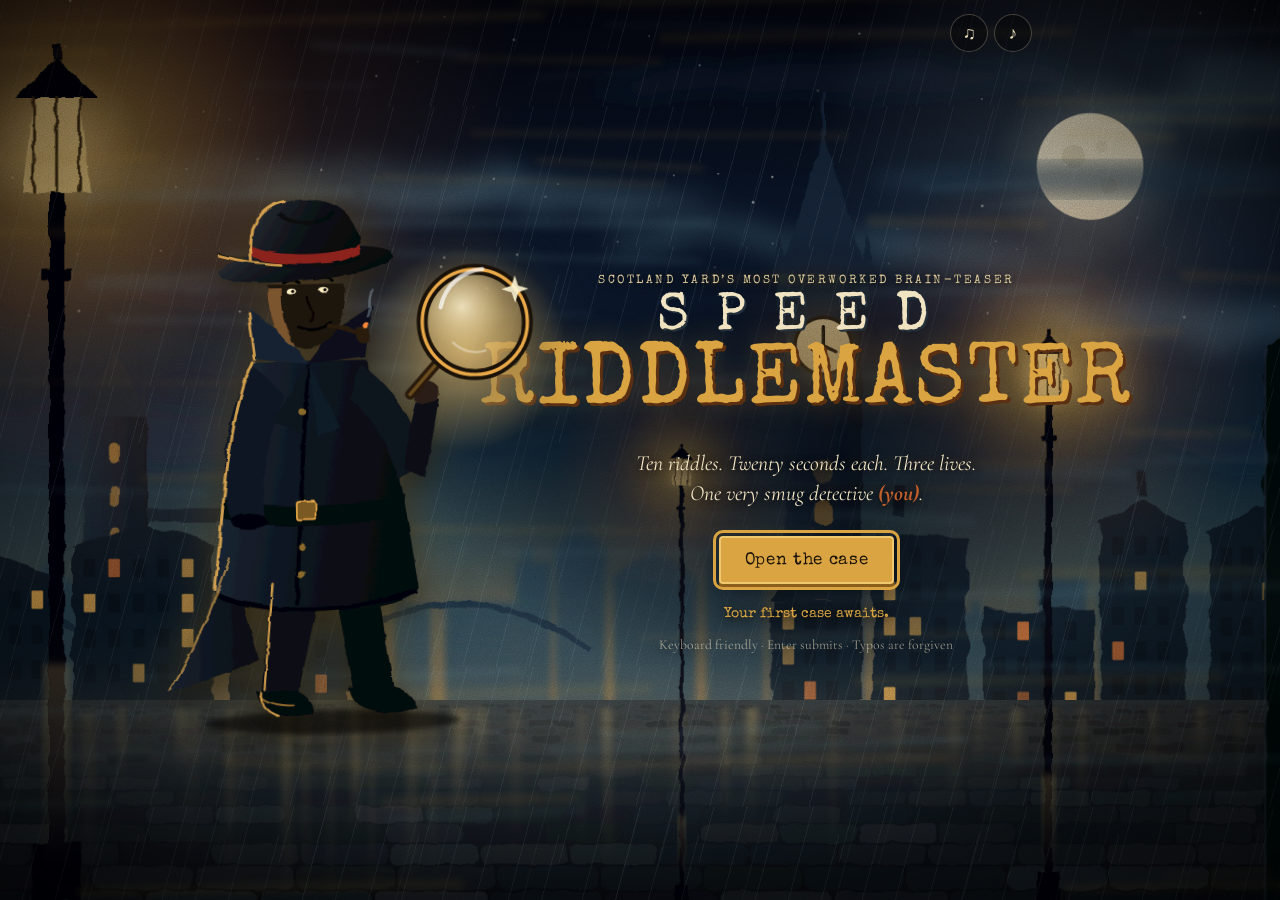
<file: index.html>
<!DOCTYPE html>
<html lang="en">
<head>
  <meta charset="utf-8">
  <meta name="viewport" content="width=device-width, initial-scale=1">
  <title>Speed Riddlemaster</title>
  <meta http-equiv="refresh" content="0; url=speed-riddlemaster/">
  <link rel="canonical" href="speed-riddlemaster/">
</head>
<body>
  <p>Opening <a href="speed-riddlemaster/">Speed Riddlemaster</a>…</p>
</body>
</html>
</file>
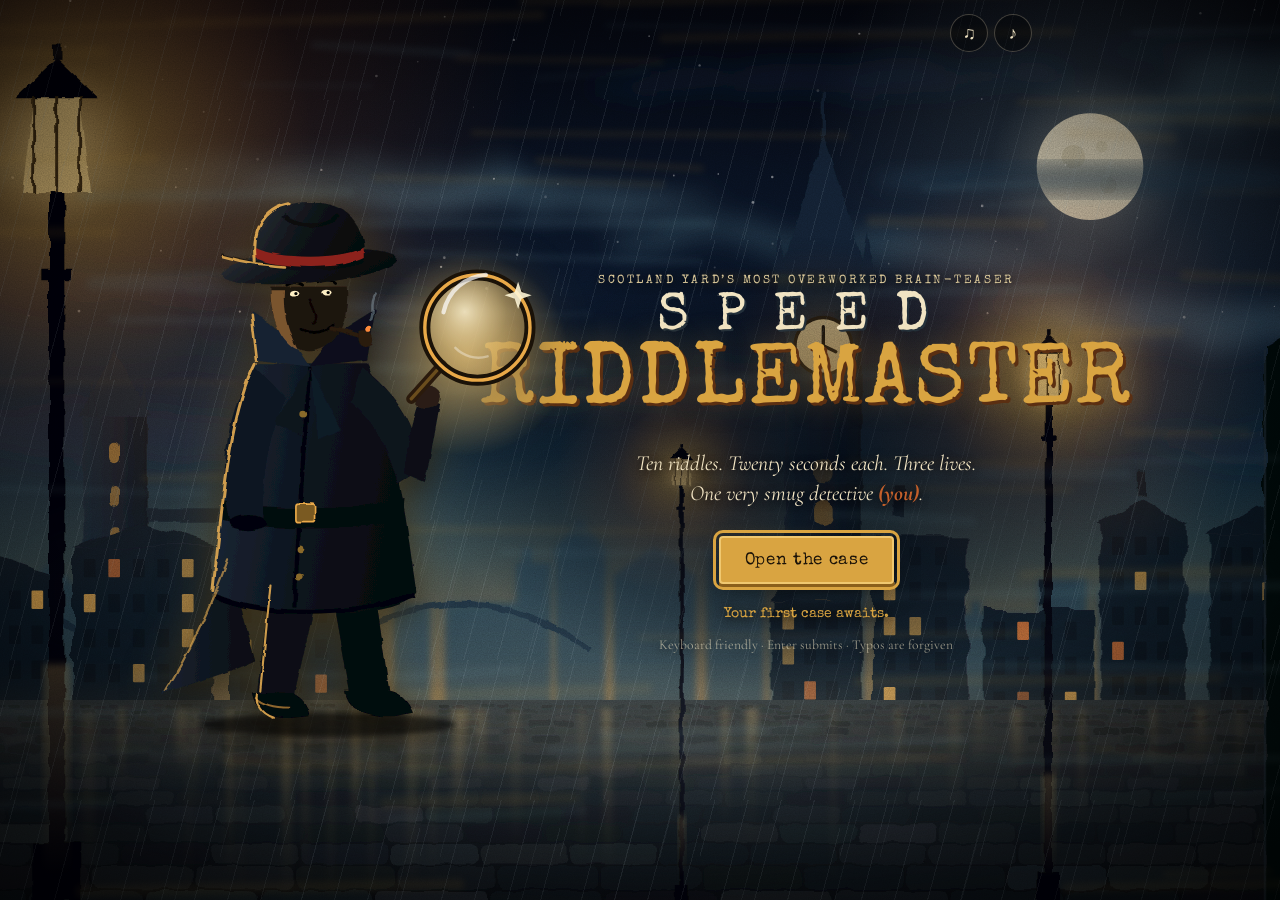
<file: speed-riddlemaster/index.html>
<!DOCTYPE html>
<html lang="en">
<head>
  <meta charset="utf-8">
  <meta name="viewport" content="width=device-width, initial-scale=1, viewport-fit=cover">
  <title>Speed Riddlemaster</title>
  <meta name="description" content="Ten riddles. Twenty seconds each. Three lives. One very smug detective (you).">
  <meta name="theme-color" content="#0d1420">
  <link rel="icon" type="image/svg+xml" href="assets/favicon.svg">
  <link rel="preconnect" href="https://fonts.googleapis.com">
  <link rel="preconnect" href="https://fonts.gstatic.com" crossorigin>
  <link href="https://fonts.googleapis.com/css2?family=Cormorant+Garamond:ital,wght@0,500;0,700;1,500&family=Special+Elite&display=swap" rel="stylesheet">
  <link rel="stylesheet" href="css/style.css">
</head>
<body>
  <!-- icons -->
  <svg width="0" height="0" style="position:absolute" aria-hidden="true">
    <defs>
      <symbol id="ico-lens" viewBox="0 0 48 48">
        <circle cx="19" cy="19" r="13" fill="currentColor" opacity=".18"/>
        <circle cx="19" cy="19" r="13" fill="none" stroke="currentColor" stroke-width="4.5"/>
        <path d="M11 15a9 9 0 0 1 7-6" fill="none" stroke="#fff" stroke-width="2.4" stroke-linecap="round" opacity=".7"/>
        <path d="M29 29l13 13" stroke="currentColor" stroke-width="6" stroke-linecap="round"/>
      </symbol>
      <symbol id="ico-lens-x" viewBox="0 0 48 48">
        <circle cx="19" cy="19" r="13" fill="none" stroke="currentColor" stroke-width="4.5"/>
        <path d="M9 12l8 7-4 8 9 4M17 19l11-3M17 19l3-9" fill="none" stroke="currentColor" stroke-width="2" stroke-linecap="round" stroke-linejoin="round"/>
        <path d="M29 29l13 13" stroke="currentColor" stroke-width="6" stroke-linecap="round"/>
      </symbol>
      <!-- detective rank glyphs (drawn in a medallion by CSS) -->
      <symbol id="rk0" viewBox="0 0 64 64"><path d="M8 36a24 24 0 0 1 48 0c-4-5-8-5-12 0-4-5-8-5-12 0-4-5-8-5-12 0-4-5-8-5-12 0z" fill="currentColor"/><path d="M32 36v16a5 5 0 0 0 10 0" fill="none" stroke="currentColor" stroke-width="4" stroke-linecap="round"/><path d="M32 12v-4" stroke="currentColor" stroke-width="4" stroke-linecap="round"/></symbol>
      <symbol id="rk1" viewBox="0 0 64 64"><path d="M16 14c6-2 12 2 11 11-1 8-2 11-5 12-5 1-9-5-8-12z" fill="currentColor"/><rect x="15" y="42" width="12" height="8" rx="3" fill="currentColor"/><path d="M40 20c6-2 12 2 11 11-1 8-2 11-5 12-5 1-9-5-8-12z" fill="currentColor"/><rect x="39" y="48" width="12" height="8" rx="3" fill="currentColor" opacity=".85"/></symbol>
      <symbol id="rk2" viewBox="0 0 64 64"><circle cx="27" cy="27" r="17" fill="none" stroke="currentColor" stroke-width="6"/><path d="M40 40l16 16" stroke="currentColor" stroke-width="8" stroke-linecap="round"/><path d="M17 22a11 11 0 0 1 8-8" fill="none" stroke="currentColor" stroke-width="3" stroke-linecap="round" opacity=".6"/></symbol>
      <symbol id="rk3" viewBox="0 0 64 64"><path d="M32 6l22 8v20c0 14-10 22-22 26C20 56 10 48 10 34V14z" fill="currentColor"/><path d="M32 22l4.4 9 9.8 1.4-7.1 6.9 1.7 9.8L32 44.5l-8.8 4.6 1.7-9.8-7.1-6.9 9.8-1.4z" fill="#0000" stroke="#f1e4c3" stroke-width="2"/></symbol>
      <symbol id="rk4" viewBox="0 0 64 64"><path d="M32 4l24 9v22c0 14-11 22-24 26C19 57 8 49 8 35V13z" fill="currentColor"/><path d="M32 18l5 10.5 11.5 1.7-8.3 8.1 2 11.4L32 44.3l-10.2 5.4 2-11.4-8.3-8.1 11.5-1.7z" fill="#f1e4c3"/></symbol>
      <symbol id="rk5" viewBox="0 0 64 64"><path d="M6 44c0-4 11-7 26-7s26 3 26 7-11 8-26 8S6 48 6 44z" fill="currentColor"/><path d="M16 40c-1-14 4-22 16-22s17 8 16 22c-5 3-27 3-32 0z" fill="currentColor"/><path d="M16 36c5 2.5 27 2.5 32 0" stroke="#a8201a" stroke-width="4" fill="none"/><path d="M32 2l3 6 7 1-5 5 1 7-6-3-6 3 1-7-5-5 7-1z" fill="#ffe3a0"/></symbol>
      <symbol id="ico-hat" viewBox="0 0 120 70">
        <path d="M6 54c0-6 24-10 54-10s54 4 54 10-24 12-54 12S6 60 6 54z" fill="currentColor"/>
        <path d="M30 46c-2-22 6-38 30-38s32 16 30 38c-8 4-52 4-60 0z" fill="currentColor"/>
        <path d="M31 40c10 4 48 4 58 0" fill="none" stroke="var(--blood)" stroke-width="6"/>
        <path d="M44 14c4 8 28 8 32 0" fill="none" stroke="#000" stroke-opacity=".35" stroke-width="3"/>
      </symbol>
    </defs>
  </svg>

  <div class="scene" aria-hidden="true">
    <div class="art"></div>
    <div class="dawn"></div>
    <div class="fog fog-a"></div>
    <div class="fog fog-b"></div>
    <div class="rain"></div>
    <div class="grain"></div>
    <div class="vignette"></div>
  </div>

  <header class="hud" id="hud" hidden>
    <div class="lives" id="lives" role="img" aria-label="3 lives left"></div>
    <div class="progress" id="progress">Case file 1 / 10</div>
    <div class="score"><span class="lbl">Score</span> <span id="score">0</span></div>
    <div class="audio-btns">
      <button class="icon-btn" id="music-btn" type="button" aria-pressed="true" title="Toggle music">
        <span id="music-ico" aria-hidden="true">♫</span><span class="sr">Music</span>
      </button>
      <button class="icon-btn" id="sound-btn" type="button" aria-pressed="true" title="Toggle sound effects">
        <span id="sound-ico" aria-hidden="true">♪</span><span class="sr">Sound effects</span>
      </button>
    </div>
  </header>

  <main id="main">

    <!-- TITLE -->
    <section class="screen" id="screen-title" aria-labelledby="title-h">
      <div class="title-card">
        <img class="hero" src="assets/detective.svg" alt="A smug detective in a trench coat and fedora, holding up a glowing magnifying glass." width="520" height="660">
        <div class="title-text">
          <p class="eyebrow">Scotland Yard’s most overworked brain-teaser</p>
          <h1 id="title-h"><span>Speed</span> Riddlemaster</h1>
          <p class="tagline">Ten riddles. Twenty seconds each. Three lives.<br>One very smug detective <em>(you)</em>.</p>
          <button class="btn btn-primary" id="btn-open" type="button">Open the case</button>
          <p class="best" id="best-line"></p>
          <p class="fineprint">Keyboard friendly · Enter submits · Typos are forgiven</p>
        </div>
      </div>
    </section>

    <!-- BRIEFING -->
    <section class="screen" id="screen-brief" aria-labelledby="brief-h" hidden>
      <div class="paper brief">
        <p class="stamp-label">Confidential · For your eyes only</p>
        <h2 id="brief-h">The Briefing</h2>
        <p class="narr"><span class="skill s-authority">Authority</span> Listen up, Detective. The fog is thick and the culprits are clever.</p>
        <ul class="rules">
          <li><b>10</b> riddles in the case file, each with a <b>one-word</b> answer.</li>
          <li>You have <b>20 seconds</b> per riddle. Don’t dawdle.</li>
          <li>You have <b>3 lives</b>. A wrong answer or a blown clock costs one.</li>
          <li>Lose a life and you’ll be <b>resurrected</b>. Lose them all and you’ll be <b>found</b>.</li>
          <li>Typos are forgiven. Honestly, we’re not monsters.</li>
        </ul>
        <button class="btn btn-primary" id="btn-begin" type="button">Begin the investigation</button>
      </div>
    </section>

    <!-- RIDDLE -->
    <section class="screen" id="screen-riddle" aria-labelledby="riddle-label" hidden>
      <article class="paper case" id="case-card">
        <div class="case-top">
          <p class="stamp-label" id="riddle-label">Case file <span id="case-no">No. 1</span></p>
          <div class="clock" id="clock" role="timer" aria-label="Time left">
            <svg viewBox="0 0 100 100" aria-hidden="true">
              <circle class="clock-bg" cx="50" cy="50" r="44"/>
              <circle class="clock-fg" id="clock-ring" cx="50" cy="50" r="44" transform="rotate(-90 50 50)"/>
            </svg>
            <span class="clock-num" id="clock-num">20</span>
          </div>
        </div>

        <p class="riddle-text" id="riddle-text"></p>

        <form id="answer-form" autocomplete="off" novalidate>
          <label class="sr" for="answer">Your one-word answer</label>
          <div class="field">
            <input id="answer" name="answer" type="text" inputmode="text" enterkeyhint="send"
                   autocomplete="off" autocapitalize="none" autocorrect="off" spellcheck="false"
                   placeholder="Your one-word deduction…" maxlength="40">
            <button class="btn btn-primary" id="btn-submit" type="submit">Accuse!</button>
          </div>
          <p class="nudge" id="nudge" role="status" aria-live="polite"></p>
        </form>

        <div class="feedback" id="feedback" hidden aria-live="assertive">
          <div class="stamp" id="fb-stamp">SOLVED</div>
          <p class="fb-line" id="fb-line"></p>
          <p class="fb-answer">The answer was <strong id="fb-answer"></strong></p>
          <p class="fb-quip" id="fb-quip"></p>
          <p class="fb-points" id="fb-points"></p>
          <button class="btn btn-primary" id="btn-next" type="button">Next case</button>
        </div>
      </article>
    </section>

    <!-- RESURRECTION -->
    <section class="screen" id="screen-resurrect" aria-labelledby="res-h" hidden>
      <div class="paper centered res">
        <p class="stamp-label">Medical report: inconclusive</p>
        <img class="spot" src="assets/spot-res.svg" alt="" width="360" height="200">
        <h2 id="res-h">You have died.</h2>
        <p class="res-line" id="res-line"></p>
        <p class="res-lives" id="res-lives"></p>
        <button class="btn btn-primary" id="btn-resume" type="button">Back to work</button>
      </div>
    </section>

    <!-- LOSE -->
    <section class="screen" id="screen-lose" aria-labelledby="lose-h" hidden>
      <div class="paper centered end lose">
        <div class="stamp big">UNSOLVED</div>
        <img class="spot" src="assets/spot-lose.svg" alt="" width="360" height="200">
        <h2 id="lose-h">You’ve been found, Detective.</h2>
        <p class="end-line" id="lose-line"></p>
        <div class="summary" id="lose-summary"></div>
        <div class="actions">
          <button class="btn btn-primary" id="btn-retry" type="button">Try again</button>
          <button class="btn btn-ghost" id="btn-share-lose" type="button">Copy result</button>
        </div>
        <p class="copied" id="copied-lose" role="status" aria-live="polite"></p>
      </div>
    </section>

    <!-- WIN -->
    <section class="screen" id="screen-win" aria-labelledby="win-h" hidden>
      <div class="paper centered end win">
        <div class="stamp big good">SOLVED</div>
        <img class="spot" src="assets/spot-win.svg" alt="" width="360" height="200">
        <h2 id="win-h">Case solved!</h2>
        <p class="end-line" id="win-line"></p>
        <div class="summary" id="win-summary"></div>
        <div class="actions">
          <button class="btn btn-primary" id="btn-again" type="button">New case</button>
          <button class="btn btn-ghost" id="btn-share-win" type="button">Copy result</button>
        </div>
        <p class="copied" id="copied-win" role="status" aria-live="polite"></p>
      </div>
    </section>

  </main>

  <div class="sr" id="live" aria-live="polite"></div>

  <script src="js/riddles.js"></script>
  <script src="js/matcher.js"></script>
  <script src="js/copy.js"></script>
  <script src="js/music.js"></script>
  <script src="js/game.js"></script>
</body>
</html>
</file>
<file: speed-riddlemaster/css/style.css>
/* ==========================================================================
   Speed Riddlemaster — neo-noir detective look (original art, CSS only)
   ========================================================================== */
:root {
  --ink: #0b111b;
  --night: #101c2b;
  --teal: #1d4a56;
  --indigo: #1b1f3b;
  --ochre: #d9a441;
  --burnt: #c4602b;
  --parchment: #f1e4c3;
  --parchment-d: #d8c698;
  --paper-ink: #2a2218;
  --blood: #a8201a;
  --good: #2f6b4f;
  --font-head: 'Special Elite', 'Courier New', Courier, monospace;
  --font-body: 'Cormorant Garamond', Georgia, 'Times New Roman', serif;
}

* { box-sizing: border-box; }
html, body { height: 100%; margin: 0; }
body {
  background: var(--ink);
  color: var(--parchment);
  font-family: var(--font-body);
  font-size: 20px;
  line-height: 1.4;
  overflow-x: hidden;
  -webkit-font-smoothing: antialiased;
}
[hidden] { display: none !important; }
.sr { position: absolute; width: 1px; height: 1px; overflow: hidden; clip: rect(0 0 0 0); white-space: nowrap; }

/* ---------- atmospheric scene ---------- */
.scene { position: fixed; inset: 0; z-index: 0; overflow: hidden;
  background:
    radial-gradient(120% 80% at 50% 110%, #2a1d1a 0%, transparent 55%),
    linear-gradient(180deg, #0a1020 0%, #14283a 55%, #1d3b49 100%);
}
.art { position: absolute; inset: 0; background: url("../assets/scene.svg") center bottom / cover no-repeat;
  transition: filter 1.2s ease; transform-origin: 50% 100%; animation: breathe 40s ease-in-out infinite alternate; }
@keyframes breathe { from { transform: scale(1); } to { transform: scale(1.04); } }
.dawn { position: absolute; inset: 0; opacity: 0; pointer-events: none; transition: opacity 1.4s ease;
  background: linear-gradient(0deg, rgba(255,170,70,.55), rgba(255,120,60,.18) 45%, transparent 75%); mix-blend-mode: screen; }
/* the sky changes with the story */
body[data-mood="win"] .art { filter: saturate(1.25) brightness(1.3) hue-rotate(-10deg); }
body[data-mood="win"] .dawn { opacity: 1; }
body[data-mood="lose"] .art { filter: grayscale(.75) brightness(.55) contrast(1.1); }
body[data-mood="resurrect"] .art { filter: brightness(1.45) saturate(1.1); }

.fog { position: absolute; left: -30%; width: 160%; height: 45%; filter: blur(28px); opacity: .55;
  background: radial-gradient(closest-side, rgba(150,175,180,.35), transparent 70%);
}
.fog-a { bottom: -5%; animation: drift 38s linear infinite alternate; }
.fog-b { bottom: 12%; opacity: .35; animation: drift 52s linear infinite alternate-reverse; }
@keyframes drift { from { transform: translateX(-10%); } to { transform: translateX(10%); } }

.rain { position: absolute; inset: -20% 0 0 0; opacity: .22;
  background-image:
    repeating-linear-gradient(105deg, transparent 0 14px, rgba(190,210,220,.5) 14px 15px, transparent 15px 32px),
    repeating-linear-gradient(105deg, transparent 0 40px, rgba(190,210,220,.35) 40px 41px, transparent 41px 90px);
  background-size: 140px 140px, 220px 220px;
  animation: rain 0.7s linear infinite;
}
@keyframes rain { to { background-position: -20px 140px, -40px 220px; } }

.grain { position: absolute; inset: 0; opacity: .38; mix-blend-mode: multiply; pointer-events: none;
  background-image: url("data:image/svg+xml,%3Csvg xmlns='http://www.w3.org/2000/svg' width='220' height='220'%3E%3Cfilter id='n'%3E%3CfeTurbulence type='fractalNoise' baseFrequency='.85' numOctaves='3' stitchTiles='stitch'/%3E%3CfeColorMatrix values='0 0 0 0 0 0 0 0 0 0 0 0 0 0 0 0 0 0 .6 0'/%3E%3C/filter%3E%3Crect width='100%25' height='100%25' filter='url(%23n)'/%3E%3C/svg%3E");
}
.vignette { position: absolute; inset: 0; pointer-events: none;
  background: radial-gradient(ellipse at center, transparent 45%, rgba(0,0,0,.65) 100%);
}

/* ---------- HUD ---------- */
.hud { position: relative; z-index: 3; display: flex; align-items: center; gap: 18px;
  max-width: 820px; margin: 0 auto; padding: 14px 18px 0; font-family: var(--font-head); }
.hud .lives { display: flex; gap: 6px; }
.hud .progress { flex: 1; text-align: center; letter-spacing: .08em; text-transform: uppercase; font-size: .78rem; color: var(--parchment-d); }
.hud .score { font-size: 1rem; color: var(--ochre); white-space: nowrap; }
.hud .score .lbl { font-size: .7rem; opacity: .7; text-transform: uppercase; letter-spacing: .1em; }
.life { width: 34px; height: 34px; color: var(--ochre); transition: color .3s, opacity .3s, transform .3s; filter: drop-shadow(0 0 6px rgba(217,164,65,.4)); }
.life.lost { color: #5a5348; opacity: .55; filter: none; transform: rotate(-18deg) scale(.85); }
.life.just-lost { animation: lifeLoss .8s ease; }
@keyframes lifeLoss { 0% {transform: scale(1)} 25% {transform: scale(1.5) rotate(12deg); color: var(--blood)} 100% {transform: rotate(-18deg) scale(.85)} }
.icon-btn { background: rgba(0,0,0,.35); color: var(--parchment); border: 1px solid rgba(241,228,195,.25);
  border-radius: 50%; width: 38px; height: 38px; font-size: 1.1rem; cursor: pointer; }
.icon-btn[aria-pressed="false"] { opacity: .5; text-decoration: line-through; }
.icon-btn:hover { border-color: var(--ochre); }
.icon-btn:focus-visible, .btn:focus-visible, input:focus-visible { outline: 3px solid var(--ochre); outline-offset: 3px; }

/* ---------- layout ---------- */
main { position: relative; z-index: 2; min-height: 100vh; min-height: 100dvh; display: flex; }
.hud:not([hidden]) ~ main { min-height: calc(100dvh - 56px); }
.screen { width: 100%; max-width: 760px; margin: auto; padding: 18px 18px 36px; animation: slideIn .5s ease both; }
@keyframes slideIn { from { opacity: 0; transform: translateY(16px); } to { opacity: 1; transform: none; } }

/* ---------- buttons ---------- */
.btn { font-family: var(--font-head); font-size: 1.05rem; letter-spacing: .04em; cursor: pointer;
  border-radius: 4px; padding: 13px 24px; border: 2px solid transparent; transition: transform .12s, background .2s, box-shadow .2s; min-height: 48px; }
.btn:active { transform: translateY(1px) scale(.99); }
.btn-primary { background: var(--ochre); color: #1a1208; border-color: #f0c870;
  box-shadow: 0 4px 0 #8a5f1b, 0 10px 24px rgba(0,0,0,.4); }
.btn-primary:hover { background: #e8b552; transform: translateY(-1px); }
.btn-primary:disabled { opacity: .5; cursor: default; transform: none; }
.btn-ghost { background: transparent; color: var(--paper-ink); border-color: var(--paper-ink); }
.btn-ghost:hover { background: rgba(42,34,24,.08); }

/* ---------- title ---------- */
.title-card { text-align: center; padding: 8vh 0 4vh; }
.logo-hat { width: 150px; height: 88px; color: #05070c; filter: drop-shadow(0 0 1px var(--ochre)) drop-shadow(0 6px 12px rgba(0,0,0,.6)); animation: bob 5s ease-in-out infinite; }
@keyframes bob { 50% { transform: translateY(-6px) rotate(-2deg); } }
.eyebrow { font-family: var(--font-head); text-transform: uppercase; letter-spacing: .22em; font-size: .72rem; color: var(--parchment-d); margin: 10px 0 4px; }
h1 { font-family: var(--font-head); font-weight: normal; margin: 0; line-height: .95; font-size: clamp(2.6rem, 11vw, 5.4rem);
  color: var(--ochre); text-transform: uppercase; letter-spacing: .02em;
  text-shadow: 3px 3px 0 #5b2f12, 0 0 28px rgba(217,164,65,.35); }
h1 span { display: block; color: var(--parchment); font-size: .62em; letter-spacing: .5em; text-shadow: 2px 2px 0 #23303b; }
.tagline { font-size: 1.35rem; font-style: italic; margin: 22px 0 28px; color: var(--parchment); }
.tagline em { color: var(--burnt); font-weight: 700; }
.best { min-height: 1.4em; margin: 20px 0 0; font-family: var(--font-head); font-size: .9rem; color: var(--ochre); }
.fineprint { font-size: .85rem; opacity: .6; margin-top: 10px; }

/* ---------- paper cards ---------- */
.paper { position: relative; color: var(--paper-ink); border-radius: 3px; padding: 28px 28px 30px;
  background:
    linear-gradient(180deg, rgba(255,255,255,.28), rgba(0,0,0,.05)),
    radial-gradient(120% 90% at 20% 0%, #f7ecd0 0%, var(--parchment) 45%, var(--parchment-d) 100%);
  box-shadow: 0 2px 0 #fff3 inset, 0 24px 60px rgba(0,0,0,.65), 0 0 0 1px rgba(0,0,0,.4);
  transform: rotate(-.35deg);
}
.paper::before { content: ""; position: absolute; inset: 0; pointer-events: none; border-radius: 3px; opacity: .45; mix-blend-mode: multiply;
  background-image: url("data:image/svg+xml,%3Csvg xmlns='http://www.w3.org/2000/svg' width='200' height='200'%3E%3Cfilter id='n'%3E%3CfeTurbulence type='fractalNoise' baseFrequency='.04 .9' numOctaves='2'/%3E%3CfeColorMatrix values='0 0 0 0 .35 0 0 0 0 .22 0 0 0 0 .08 0 0 0 .55 0'/%3E%3C/filter%3E%3Crect width='100%25' height='100%25' filter='url(%23n)'/%3E%3C/svg%3E"); }
.paper > * { position: relative; }
.stamp-label { font-family: var(--font-head); text-transform: uppercase; letter-spacing: .18em; font-size: .78rem; color: #6a5a40; margin: 0 0 10px; }
.paper h2 { font-family: var(--font-head); font-weight: normal; font-size: clamp(1.6rem, 6vw, 2.4rem); margin: 0 0 10px; line-height: 1.1; color: #1b140b; }
.centered { text-align: center; }

/* briefing */
.narr { font-size: 1.15rem; font-style: italic; }
.rules { list-style: none; padding: 0; margin: 14px 0 24px; text-align: left; }
.rules li { padding: 9px 0 9px 28px; position: relative; border-bottom: 1px dashed rgba(42,34,24,.25); font-size: 1.12rem; }
.rules li::before { content: "➤"; position: absolute; left: 4px; color: var(--burnt); }
.skill { font-family: var(--font-head); font-style: normal; font-size: .72em; letter-spacing: .12em; text-transform: uppercase; padding: 1px 7px 2px; margin-right: 6px; border-radius: 2px; color: #fff; background: #555; white-space: nowrap; vertical-align: .12em; }
.s-authority { background: #8a2f26; } .s-logic { background: #2c6b74; } .s-inland-empire { background: #5b4a86; }
.s-half-light { background: #b2511b; } .s-volition { background: #3e6b46; } .s-composure { background: #4a5f7a; }
.s-encyclopedia { background: #856a1f; } .s-esprit-de-corps { background: #8a4a63; }

/* ---------- case card ---------- */
.case-top { display: flex; align-items: flex-start; justify-content: space-between; gap: 14px; }
.clock { position: relative; width: 78px; height: 78px; flex: none; margin-top: -6px; }
.clock svg { width: 100%; height: 100%; }
.clock-bg { fill: rgba(42,34,24,.06); stroke: rgba(42,34,24,.25); stroke-width: 7; }
.clock-fg { fill: none; stroke: var(--burnt); stroke-width: 7; stroke-linecap: round;
  stroke-dasharray: 276.46; stroke-dashoffset: 0; transition: stroke .3s; }
.clock-num { position: absolute; inset: 0; display: grid; place-items: center; font-family: var(--font-head); font-size: 1.7rem; color: #1b140b; }
.clock.urgent .clock-fg { stroke: var(--blood); }
.clock.urgent .clock-num { color: var(--blood); animation: pulse 1s ease-in-out infinite; }
.clock.paused .clock-fg { stroke: #7a7160; }
@keyframes pulse { 50% { transform: scale(1.25); } }

.riddle-text { font-size: clamp(1.45rem, 4.6vw, 2.1rem); line-height: 1.28; font-weight: 700; margin: 6px 0 24px; color: #1b140b; min-height: 3.2em; animation: ink .7s ease both; }
@keyframes ink { from { opacity: 0; filter: blur(4px); } to { opacity: 1; filter: none; } }

.field { display: flex; gap: 10px; }
#answer { flex: 1; min-width: 0; font-family: var(--font-head); font-size: 1.25rem; padding: 12px 14px; color: #1b140b;
  background: rgba(255,255,255,.45); border: 0; border-bottom: 3px solid var(--paper-ink); border-radius: 3px 3px 0 0; }
#answer::placeholder { color: rgba(42,34,24,.45); }
#answer:focus { background: rgba(255,255,255,.7); }
.nudge { min-height: 1.5em; margin: 8px 2px 0; font-size: 1rem; font-style: italic; color: var(--blood); }
.shake { animation: shake .4s; }
@keyframes shake { 20%,60% { transform: translateX(-6px); } 40%,80% { transform: translateX(6px); } }

/* ---------- feedback ---------- */
.feedback { text-align: center; animation: slideIn .4s ease both; padding-top: 4px; }
.stamp { display: inline-block; font-family: var(--font-head); font-size: 1.6rem; letter-spacing: .2em; padding: 4px 18px 2px;
  border: 4px solid var(--good); color: var(--good); border-radius: 6px; transform: rotate(-6deg);
  animation: stampIn .45s cubic-bezier(.2,1.6,.4,1) both; margin-bottom: 12px; }
.stamp.bad { border-color: var(--blood); color: var(--blood); }
.stamp.big { font-size: 2.1rem; margin-bottom: 14px; }
.stamp.big:not(.good) { border-color: var(--blood); color: var(--blood); }
.stamp.big.good { border-color: var(--good); color: var(--good); }
@keyframes stampIn { from { transform: scale(2.6) rotate(-14deg); opacity: 0; } to { transform: scale(1) rotate(-6deg); opacity: 1; } }
.fb-line { font-size: 1.35rem; font-weight: 700; margin: 4px 0 10px; }
.fb-answer { margin: 0 0 4px; font-size: 1.15rem; }
.fb-answer strong { font-family: var(--font-head); font-weight: normal; font-size: 1.5rem; text-transform: uppercase; letter-spacing: .08em; color: var(--burnt); }
.fb-quip { font-style: italic; margin: 4px 0 8px; opacity: .85; }
.fb-points { font-family: var(--font-head); color: var(--good); min-height: 1.4em; margin: 6px 0 14px; font-size: 1rem; }
.fb-points.bad { color: var(--blood); }

/* ---------- resurrection / ends ---------- */
.res { animation: slideIn .5s ease both, glow 2.4s ease-in-out infinite; }
@keyframes glow { 50% { box-shadow: 0 2px 0 #fff3 inset, 0 24px 60px rgba(0,0,0,.65), 0 0 60px 8px rgba(217,164,65,.45); } }
.res h2 { color: var(--blood); font-size: clamp(2rem, 9vw, 3.4rem); text-transform: uppercase; letter-spacing: .06em; }
.res-line { font-size: 1.35rem; font-style: italic; margin: 8px 0 14px; }
.res-lives { font-family: var(--font-head); margin-bottom: 20px; }
.end-line { font-size: 1.3rem; font-style: italic; margin: 6px 0 18px; }
.summary { display: grid; grid-template-columns: repeat(3, 1fr); gap: 10px; margin: 8px 0 18px; }
.summary .cell { border: 2px solid rgba(42,34,24,.3); border-radius: 4px; padding: 8px 4px; background: rgba(255,255,255,.25); }
.summary .num { display: block; font-family: var(--font-head); font-size: 1.7rem; color: #1b140b; }
.summary .cap { font-size: .8rem; text-transform: uppercase; letter-spacing: .12em; opacity: .7; }
.summary .rank { grid-column: 1 / -1; background: rgba(217,164,65,.28); }
.summary .rank .num { font-size: 1.5rem; color: var(--burnt); }
.summary .rank .sub { display: block; font-style: italic; font-size: 1rem; }
.summary .grid { grid-column: 1 / -1; font-size: 1.6rem; letter-spacing: .1em; border: 0; background: transparent; }
.summary .pb { grid-column: 1 / -1; border: 0; background: transparent; font-family: var(--font-head); color: var(--good); }
.actions { display: flex; gap: 12px; justify-content: center; flex-wrap: wrap; }
.copied { min-height: 1.4em; font-size: .95rem; color: var(--good); margin: 10px 0 0; font-family: var(--font-head); }
.win { animation: slideIn .5s ease both; }
.confetti { position: fixed; top: -12px; width: 9px; height: 14px; z-index: 5; pointer-events: none; animation: fall linear forwards; }
@keyframes fall { to { transform: translateY(110vh) rotate(720deg); opacity: .9; } }

/* ---------- small screens ---------- */
@media (max-width: 520px) {
  body { font-size: 18px; }
  .hud { gap: 8px; padding: 10px 12px 0; }
  .life { width: 28px; height: 28px; }
  .hud .progress { font-size: .62rem; }
  .screen { padding: 10px 12px 28px; }
  .paper { padding: 20px 18px 24px; }
  .clock { width: 64px; height: 64px; }
  .clock-num { font-size: 1.4rem; }
  .field { flex-direction: column; }
  .field .btn { width: 100%; }
  .riddle-text { min-height: 0; }
  .summary { grid-template-columns: 1fr 1fr 1fr; }
}

/* ---------- reduced motion ---------- */
@media (prefers-reduced-motion: reduce) {
  *, *::before, *::after { animation-duration: .01ms !important; animation-iteration-count: 1 !important; transition-duration: .01ms !important; }
  .rain, .fog { display: none; }
}

/* HUD on title/briefing: only the sound button stays */
.hud.min .lives, .hud.min .progress, .hud.min .score { visibility: hidden; }
.hud.min { justify-content: flex-end; }

/* ==========================================================================
   Final art pass
   ========================================================================== */
/* title: hero detective */
.hero { display: block; height: 210px; width: auto; margin: 0 auto 4px;
  filter: drop-shadow(0 0 24px rgba(217,164,65,.28)) drop-shadow(0 12px 14px rgba(0,0,0,.6));
  animation: bob 6s ease-in-out infinite; }
@media (min-width: 900px) {
  #screen-title { max-width: 1060px; }
  .title-card { display: grid; grid-template-columns: minmax(300px, 400px) 1fr; align-items: center; gap: 8px; text-align: center; padding: 3vh 0; }
  .hero { height: min(66vh, 560px); margin: 0; }
  .title-text { padding-right: 20px; }
}
.title-text .tagline { text-shadow: 0 2px 10px #000; }
.title-text .eyebrow, .title-text .best, .title-text .fineprint { text-shadow: 0 2px 8px #000; }

/* spot illustrations */
.spot { display: block; width: min(330px, 86%); height: auto; margin: -2px auto 2px;
  filter: drop-shadow(0 6px 10px rgba(0,0,0,.35)); animation: slideIn .6s ease both; }
.res .spot { animation: slideIn .6s ease both, hover 3.2s ease-in-out infinite .6s; }
@keyframes hover { 50% { transform: translateY(-7px); } }
.paper .stamp.big + .spot { margin-top: -8px; }

/* rank medallion */
.medal { width: 74px; height: 74px; margin: 2px auto 6px; border-radius: 50%; display: grid; place-items: center; color: #3b2208;
  background: radial-gradient(circle at 32% 28%, #ffeaaa 0%, #d9a441 48%, #8a5f1b 100%);
  box-shadow: 0 0 0 3px #5b3a0c, 0 0 0 6px rgba(217,164,65,.55), 0 8px 16px rgba(0,0,0,.35), inset 0 0 12px rgba(255,255,255,.35);
  animation: medalIn .7s cubic-bezier(.2,1.5,.4,1) both .3s; }
.medal svg { width: 46px; height: 46px; }
@keyframes medalIn { from { transform: scale(0) rotate(-120deg); } to { transform: none; } }

/* case-file dressing: paperclip + coffee ring */
.case { overflow: visible; }
.case::after { content: ""; position: absolute; top: -16px; right: 96px; width: 26px; height: 74px; pointer-events: none; z-index: 2;
  background: url("data:image/svg+xml,%3Csvg xmlns='http://www.w3.org/2000/svg' viewBox='0 0 26 74'%3E%3Cpath d='M6 20V58a7 7 0 0 0 14 0V14a11 11 0 0 0-22 0v46' transform='translate(3 2)' fill='none' stroke='%23a8b0b6' stroke-width='3.2' stroke-linecap='round'/%3E%3Cpath d='M9 22V58a7 7 0 0 0 14 0' fill='none' stroke='%23fff' stroke-opacity='.45' stroke-width='1' transform='translate(0 2)'/%3E%3C/svg%3E") no-repeat center / contain;
  filter: drop-shadow(1px 2px 2px rgba(0,0,0,.4)); }
.case::before { z-index: 0; }
.case .case-top::after { content: ""; position: absolute; right: -6px; bottom: -150px; width: 96px; height: 96px; border-radius: 50%; pointer-events: none;
  background: radial-gradient(circle, transparent 54%, rgba(120,70,20,.22) 57%, rgba(120,70,20,.1) 66%, transparent 70%); transform: rotate(18deg) scaleY(.94); opacity: .7; }

/* ink-stamp texture */
.stamp { mix-blend-mode: multiply; text-shadow: 0 0 1px currentColor; }
.stamp::after { content: ""; position: absolute; inset: 0; pointer-events: none; opacity: .35;
  background-image: url("data:image/svg+xml,%3Csvg xmlns='http://www.w3.org/2000/svg' width='120' height='60'%3E%3Cfilter id='n'%3E%3CfeTurbulence type='fractalNoise' baseFrequency='.9' numOctaves='2'/%3E%3CfeColorMatrix values='0 0 0 0 1 0 0 0 0 1 0 0 0 0 1 0 0 0 -2.2 1.4'/%3E%3C/filter%3E%3Crect width='100%25' height='100%25' filter='url(%23n)'/%3E%3C/svg%3E"); }
.stamp { position: relative; }

/* lost lives look cracked and cold */
.life.lost { opacity: .7; }

@media (max-width: 520px) {
  .hero { height: 190px; }
  .case::after { right: 50px; }
}
@media (min-width: 900px) {
  .title-text { padding: 26px 20px 26px 44px; background: radial-gradient(closest-side, rgba(4,7,14,.62), rgba(4,7,14,.3) 70%, transparent); }
}
/* short viewports: keep result cards on one screen */
@media (max-height: 860px) and (min-width: 521px) {
  .spot { width: min(230px, 60%); }
  .paper { padding: 20px 26px 22px; }
  .stamp.big { font-size: 1.6rem; margin-bottom: 8px; }
  .end-line { margin-bottom: 10px; font-size: 1.15rem; }
  .summary { margin-bottom: 12px; gap: 8px; }
  .medal { width: 58px; height: 58px; } .medal svg { width: 36px; height: 36px; }
  .summary .grid { font-size: 1.3rem; }
}
.case .case-top::after { opacity: .45; }
.audio-btns { display: flex; gap: 6px; }

/* ---------- playtest mode (?playtest) ---------- */
.pt-ribbon { position: fixed; left: 10px; bottom: 8px; z-index: 6; font: .72rem var(--font-head); letter-spacing: .05em;
  background: rgba(0,0,0,.65); color: var(--ochre); padding: 4px 10px; border-radius: 3px; pointer-events: none; }
.pt { text-align: left; border-top: 2px dashed rgba(42,34,24,.35); margin: 14px 0 16px; padding-top: 10px; }
.pt h3 { font-family: var(--font-head); font-weight: normal; margin: 0 0 2px; font-size: 1.1rem; }
.pt-intro { margin: 0 0 8px; font-size: .95rem; font-style: italic; opacity: .8; }
.pt fieldset { border: 0; padding: 0; margin: 0 0 6px; display: flex; flex-wrap: wrap; align-items: center; gap: 4px 10px; }
.pt legend { float: left; padding: 0; margin-right: 10px; font-size: .98rem; width: 17em; max-width: 100%; }
.pt fieldset > label { display: inline-block; cursor: pointer; }
.pt input[type=radio] { position: absolute; opacity: 0; }
.pt label span { display: inline-grid; place-items: center; width: 32px; height: 32px; border: 2px solid var(--paper-ink); border-radius: 50%; font-family: var(--font-head); }
.pt input:checked + span { background: var(--paper-ink); color: var(--parchment); }
.pt input:focus-visible + span { outline: 3px solid var(--burnt); outline-offset: 2px; }
.pt textarea { width: 100%; margin: 6px 0 10px; font: 1rem var(--font-body); padding: 8px; background: rgba(255,255,255,.5); border: 2px solid rgba(42,34,24,.4); border-radius: 3px; resize: vertical; }
</file>
